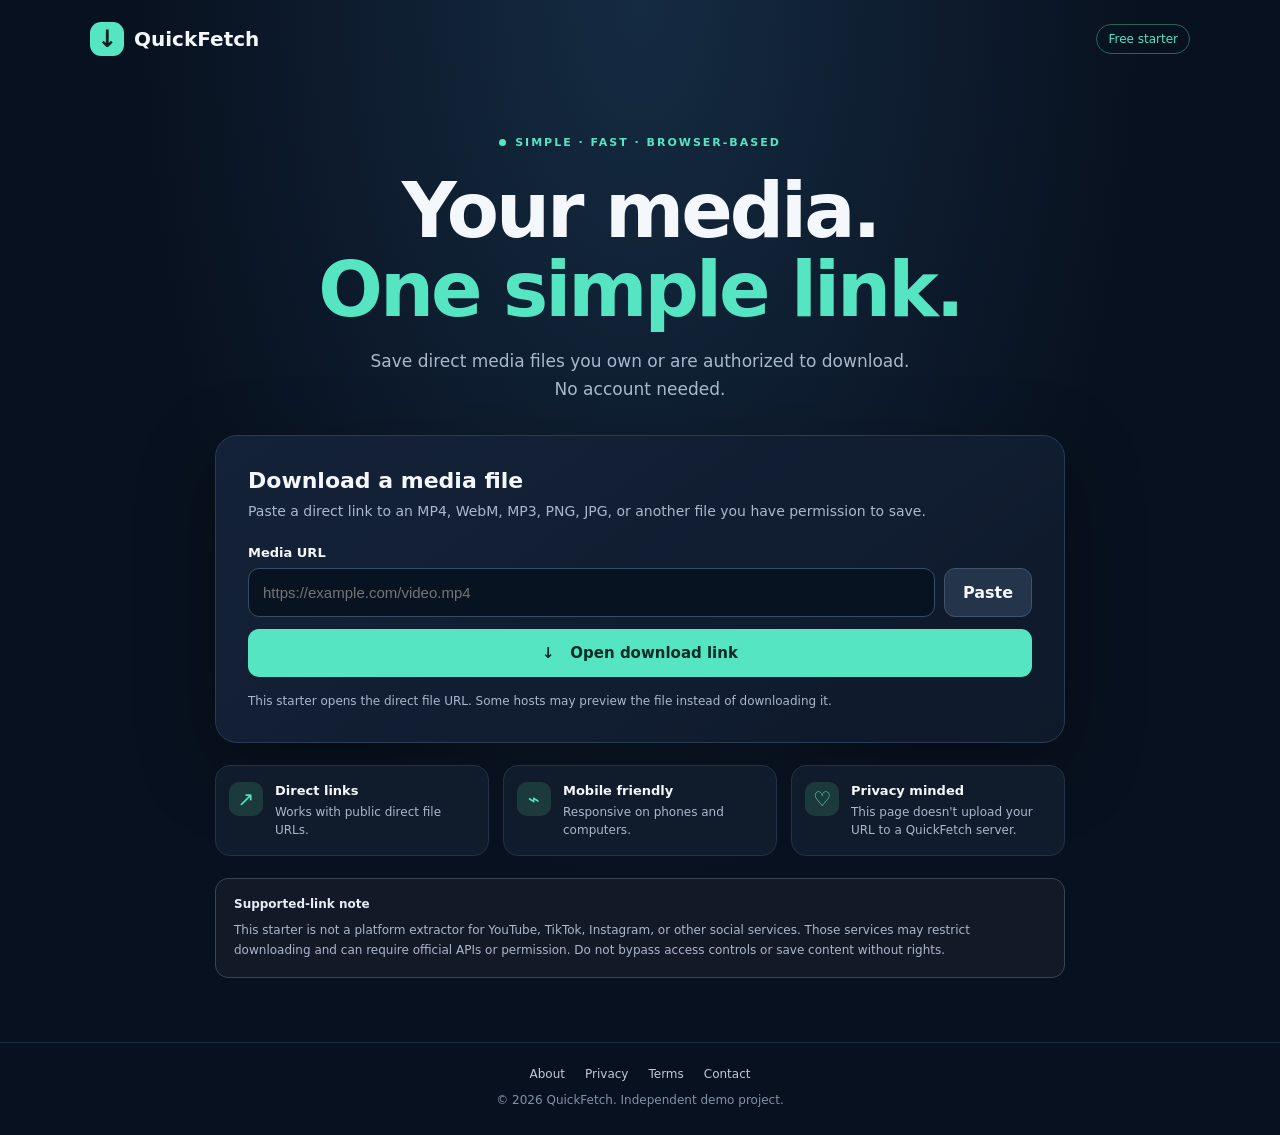
<file: index.html>
<!doctype html><html lang="en"><head><meta charset="utf-8"><meta name="viewport" content="width=device-width,initial-scale=1"><meta name="description" content="A simple downloader for direct media links you own or have permission to save."><title>QuickFetch — Media Downloader</title><link rel="stylesheet" href="style.css"></head><body><header class="topbar"><a class="brand" href="index.html"><span class="brand-mark">↓</span> QuickFetch</a><span class="pill">Free starter</span></header><main><section class="hero"><div class="eyebrow"><span class="dot"></span> SIMPLE · FAST · BROWSER-BASED</div><h1>Your media.<br><span>One simple link.</span></h1><p class="intro">Save direct media files you own or are authorized to download. No account needed.</p><section class="download-card"><h2>Download a media file</h2><p class="card-note">Paste a direct link to an MP4, WebM, MP3, PNG, JPG, or another file you have permission to save.</p><form id="download-form"><label for="media-url">Media URL</label><div class="url-row"><input id="media-url" type="url" placeholder="https://example.com/video.mp4" required><button type="button" class="paste-btn" id="paste-btn">Paste</button></div><button class="primary-btn" type="submit">↓ &nbsp; Open download link</button></form><div id="status" class="status" role="status" aria-live="polite">This starter opens the direct file URL. Some hosts may preview the file instead of downloading it.</div></section><div class="features"><article><span class="feature-icon">↗</span><div><h3>Direct links</h3><p>Works with public direct file URLs.</p></div></article><article><span class="feature-icon">⌁</span><div><h3>Mobile friendly</h3><p>Responsive on phones and computers.</p></div></article><article><span class="feature-icon">♡</span><div><h3>Privacy minded</h3><p>This page doesn't upload your URL to a QuickFetch server.</p></div></article></div><aside class="notice"><strong>Supported-link note</strong><p>This starter is not a platform extractor for YouTube, TikTok, Instagram, or other social services. Those services may restrict downloading and can require official APIs or permission. Do not bypass access controls or save content without rights.</p></aside></section></main><footer><div class="footer-links"><a href="about.html">About</a><a href="privacy.html">Privacy</a><a href="terms.html">Terms</a><a href="contact.html">Contact</a></div><p>© <span id="year"></span> QuickFetch. Independent demo project.</p></footer><script src="app.js"></script></body></html>
</file>
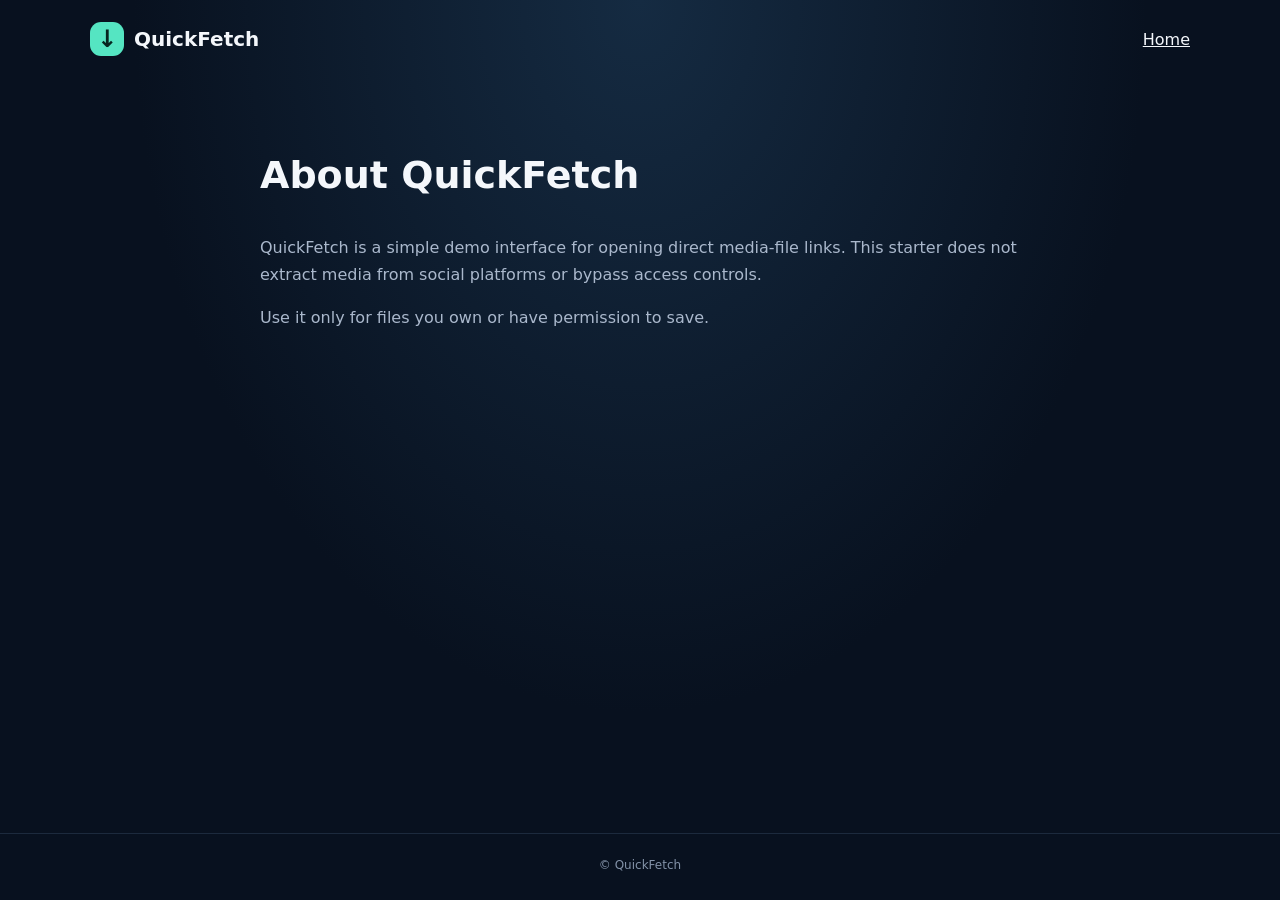
<file: about.html>
<!doctype html><html lang="en"><head><meta charset="utf-8"><meta name="viewport" content="width=device-width,initial-scale=1"><title>About — QuickFetch</title><link rel="stylesheet" href="style.css"></head><body><header class="topbar"><a class="brand" href="index.html"><span class="brand-mark">↓</span> QuickFetch</a><a href="index.html">Home</a></header><main class="legal"><h1>About QuickFetch</h1><p>QuickFetch is a simple demo interface for opening direct media-file links. This starter does not extract media from social platforms or bypass access controls.</p><p>Use it only for files you own or have permission to save.</p></main><footer>© QuickFetch</footer></body></html>
</file>
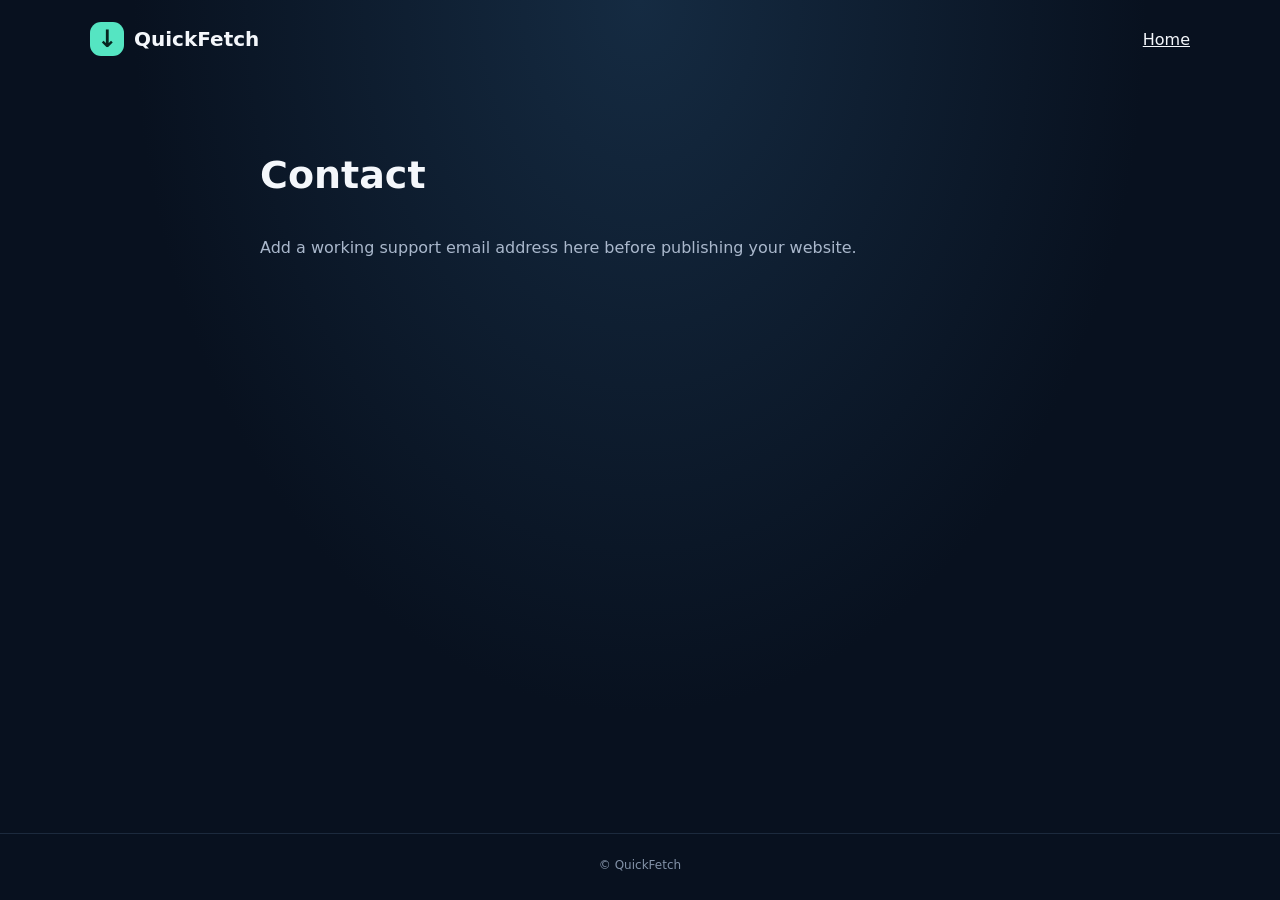
<file: contact.html>
<!doctype html><html lang="en"><head><meta charset="utf-8"><meta name="viewport" content="width=device-width,initial-scale=1"><title>Contact — QuickFetch</title><link rel="stylesheet" href="style.css"></head><body><header class="topbar"><a class="brand" href="index.html"><span class="brand-mark">↓</span> QuickFetch</a><a href="index.html">Home</a></header><main class="legal"><h1>Contact</h1><p>Add a working support email address here before publishing your website.</p></main><footer>© QuickFetch</footer></body></html>
</file>
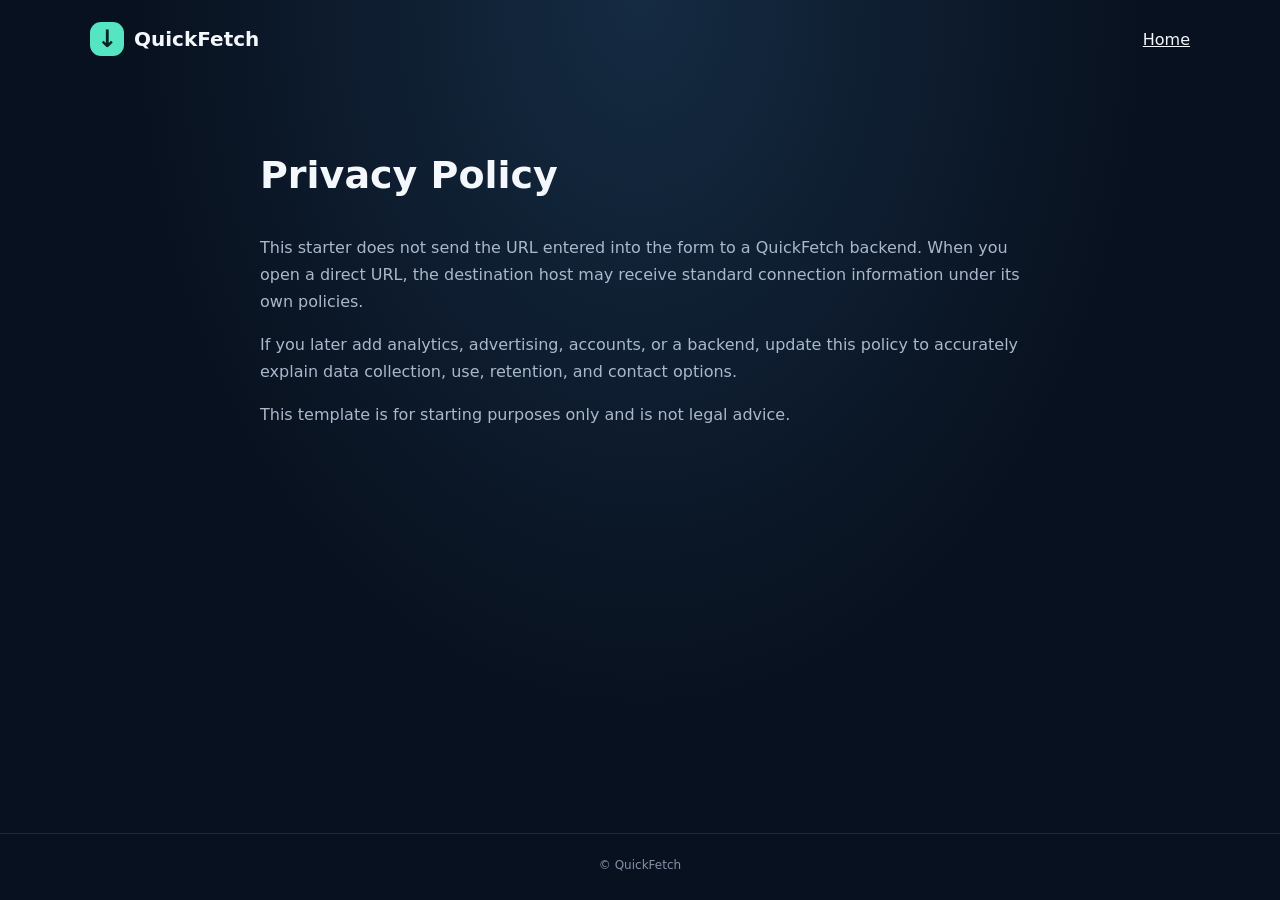
<file: privacy.html>
<!doctype html><html lang="en"><head><meta charset="utf-8"><meta name="viewport" content="width=device-width,initial-scale=1"><title>Privacy Policy — QuickFetch</title><link rel="stylesheet" href="style.css"></head><body><header class="topbar"><a class="brand" href="index.html"><span class="brand-mark">↓</span> QuickFetch</a><a href="index.html">Home</a></header><main class="legal"><h1>Privacy Policy</h1><p>This starter does not send the URL entered into the form to a QuickFetch backend. When you open a direct URL, the destination host may receive standard connection information under its own policies.</p><p>If you later add analytics, advertising, accounts, or a backend, update this policy to accurately explain data collection, use, retention, and contact options.</p><p>This template is for starting purposes only and is not legal advice.</p></main><footer>© QuickFetch</footer></body></html>
</file>
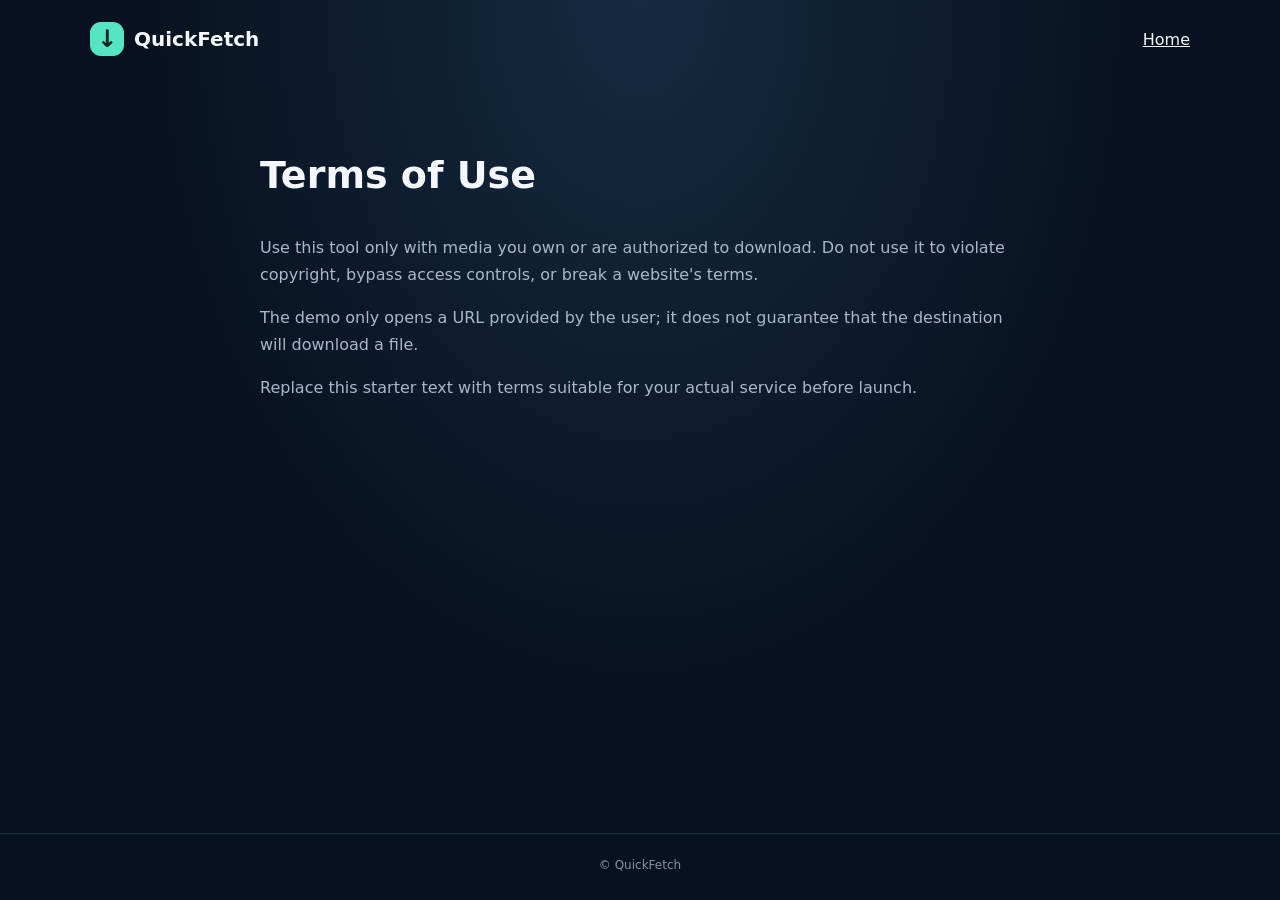
<file: terms.html>
<!doctype html><html lang="en"><head><meta charset="utf-8"><meta name="viewport" content="width=device-width,initial-scale=1"><title>Terms — QuickFetch</title><link rel="stylesheet" href="style.css"></head><body><header class="topbar"><a class="brand" href="index.html"><span class="brand-mark">↓</span> QuickFetch</a><a href="index.html">Home</a></header><main class="legal"><h1>Terms of Use</h1><p>Use this tool only with media you own or are authorized to download. Do not use it to violate copyright, bypass access controls, or break a website's terms.</p><p>The demo only opens a URL provided by the user; it does not guarantee that the destination will download a file.</p><p>Replace this starter text with terms suitable for your actual service before launch.</p></main><footer>© QuickFetch</footer></body></html>
</file>
<file: style.css>
:root{color-scheme:dark;--bg:#08111f;--line:#2a3b54;--text:#f4f7fb;--muted:#aab8cc;--mint:#55e5c2;--mint-dark:#082b26}*{box-sizing:border-box}body{margin:0;background:radial-gradient(ellipse at 50% 0%,#152b42 0%,var(--bg) 56%);font-family:Inter,ui-sans-serif,system-ui,-apple-system,"Segoe UI",sans-serif;color:var(--text);min-height:100vh;display:flex;flex-direction:column}a{color:inherit}.topbar{width:min(1100px,calc(100% - 40px));margin:auto;height:78px;display:flex;align-items:center;justify-content:space-between}.brand{text-decoration:none;font-weight:800;font-size:20px;display:flex;align-items:center;gap:10px}.brand-mark{width:34px;height:34px;display:grid;place-items:center;background:var(--mint);color:#06251f;border-radius:11px;font-size:24px}.pill{font-size:12px;color:var(--mint);border:1px solid #286456;padding:7px 11px;border-radius:999px}main{flex:1}.hero{width:min(850px,calc(100% - 32px));margin:58px auto 64px;text-align:center}.eyebrow{font-size:11px;font-weight:800;letter-spacing:2px;color:var(--mint);display:flex;align-items:center;justify-content:center;gap:9px}.dot{width:7px;height:7px;background:var(--mint);border-radius:50%}.hero h1{font-size:clamp(42px,8vw,76px);line-height:1.04;letter-spacing:-3px;margin:22px 0 18px}.hero h1 span{color:var(--mint)}.intro{max-width:560px;margin:0 auto 32px;color:var(--muted);font-size:17px;line-height:1.65}.download-card{text-align:left;background:linear-gradient(145deg,#142239,#0e192a);border:1px solid var(--line);padding:clamp(20px,4vw,32px);border-radius:22px;box-shadow:0 24px 80px #0004}.download-card h2{margin:0 0 8px;font-size:22px}.card-note{color:var(--muted);line-height:1.55;margin:0 0 22px;font-size:14px}.download-card label{display:block;font-size:13px;font-weight:700;margin-bottom:8px}.url-row{display:flex;gap:9px}input{min-width:0;flex:1;background:#081321;color:var(--text);border:1px solid #3a4c65;border-radius:11px;padding:15px 14px;font-size:15px;outline:none}input:focus{border-color:var(--mint)}button{font:inherit;cursor:pointer}.paste-btn{background:#24354b;border:1px solid #40536d;color:var(--text);border-radius:11px;padding:0 18px;font-weight:700}.primary-btn{margin-top:12px;width:100%;border:0;border-radius:11px;background:var(--mint);color:var(--mint-dark);font-weight:800;padding:15px;font-size:15px}.status{margin-top:15px;font-size:12px;color:var(--muted);line-height:1.55}.features{display:grid;grid-template-columns:repeat(3,1fr);gap:14px;margin:22px 0}.features article{display:flex;align-items:flex-start;gap:12px;text-align:left;background:#101b2b;border:1px solid #233249;border-radius:15px;padding:16px 13px}.feature-icon{display:grid;place-items:center;flex:0 0 34px;height:34px;border-radius:10px;background:#1c3a3b;color:var(--mint);font-size:20px}.features h3{font-size:13px;margin:1px 0 5px}.features p{font-size:12px;color:var(--muted);line-height:1.5;margin:0}.notice{text-align:left;border:1px solid #394456;background:#121a28;border-radius:13px;padding:16px 18px;color:var(--muted);font-size:12px;line-height:1.65}.notice strong{color:#e7edf5}.notice p{margin:6px 0 0}footer{text-align:center;padding:24px 16px 28px;border-top:1px solid #1c2a3d;color:#8392a8;font-size:12px}.footer-links{display:flex;justify-content:center;gap:20px;flex-wrap:wrap;margin-bottom:12px}.footer-links a{color:#bdc9d9;text-decoration:none}.footer-links a:hover{color:var(--mint)}footer p{margin:0}.legal{width:min(760px,calc(100% - 32px));margin:40px auto 70px;text-align:left;line-height:1.7;color:var(--muted)}.legal h1,.legal h2{color:var(--text)}.legal h1{font-size:38px}@media(max-width:650px){.hero{margin-top:35px}.hero h1{letter-spacing:-2px}.features{grid-template-columns:1fr}.url-row{flex-direction:column}.paste-btn{padding:12px}.topbar{height:68px}}
</file>
